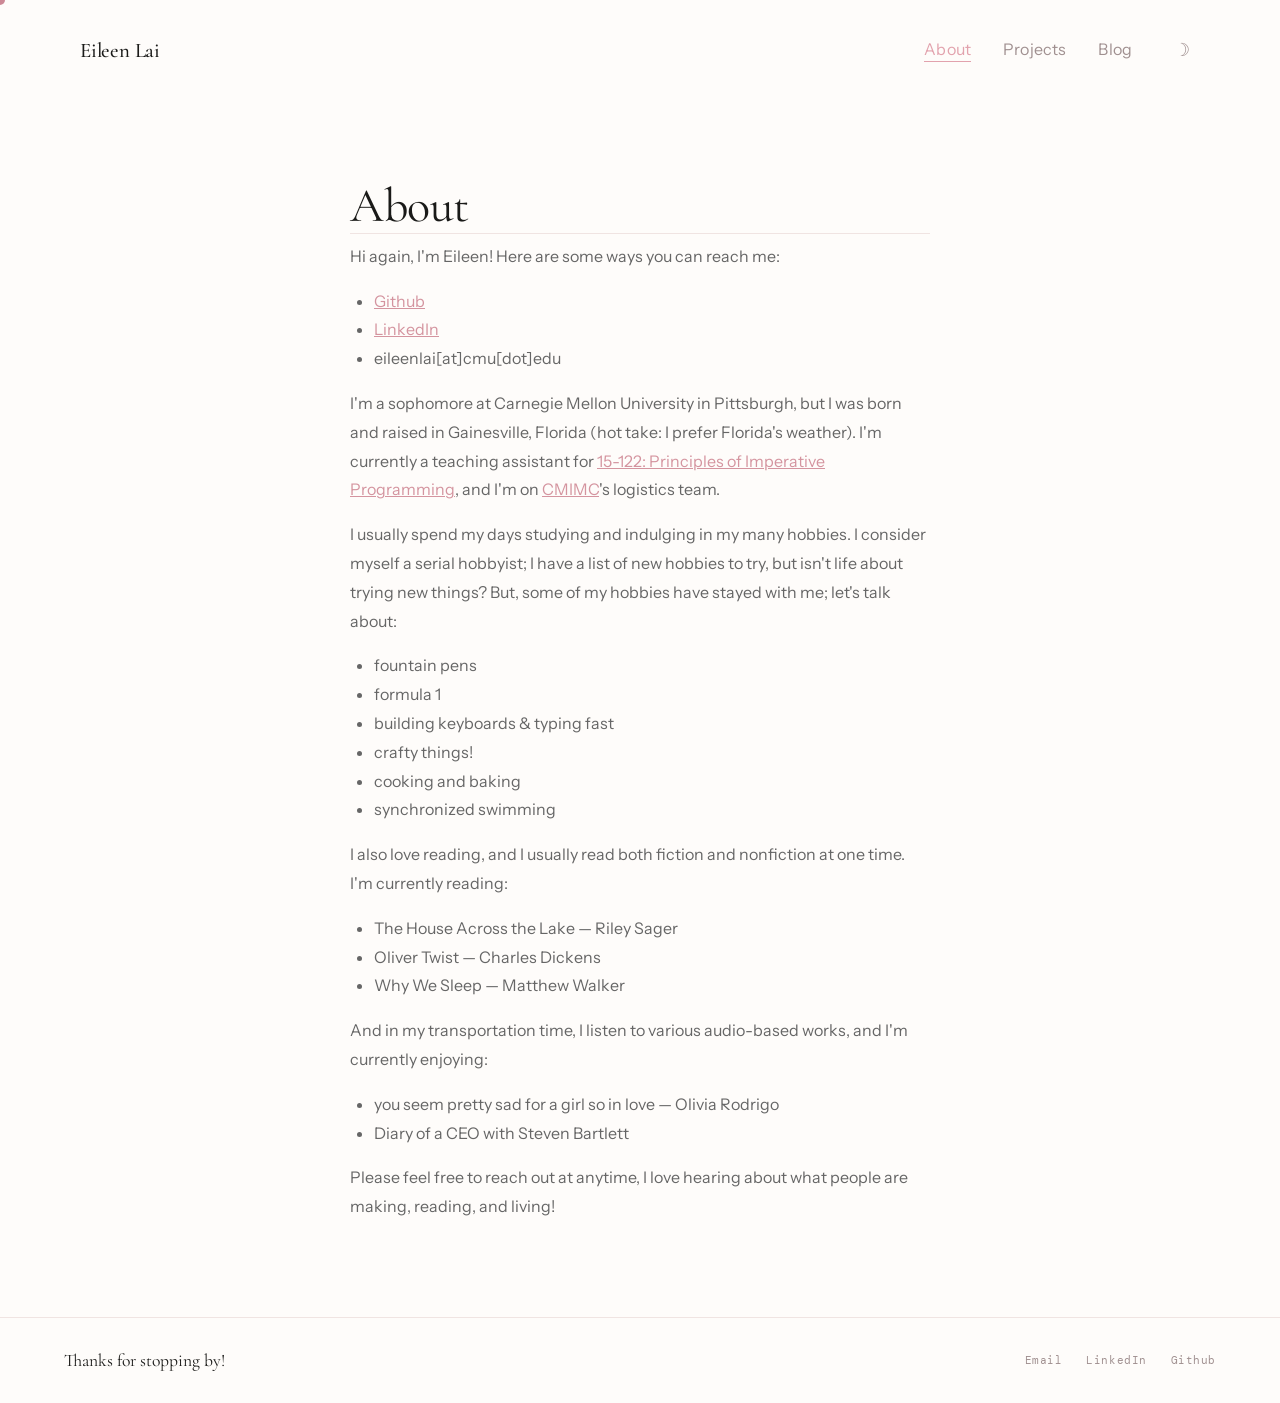
<file: about.html>
<!DOCTYPE html>
<html lang="en">

<head>
    <meta charset="UTF-8" />
    <meta name="viewport" content="width=device-width, initial-scale=1.0" />
    <title>About — Eileen Lai</title>

    <!-- Fonts -->
    <link rel="preconnect" href="https://fonts.googleapis.com" />
    <link rel="preconnect" href="https://fonts.gstatic.com" crossorigin />
    <link
        href="https://fonts.googleapis.com/css2?family=Cormorant+Garamond:ital,wght@0,400;0,500;1,400&family=Instrument+Sans:wght@400;500&family=DM+Mono&display=swap"
        rel="stylesheet" />

    <link rel="stylesheet" href="styles.css" />
</head>

<body>

    <!-- Custom cursor dot (hidden on touch devices via CSS) -->
    <div class="cursor" id="cursor"></div>

    <!-- Nav -->
    <nav class="nav">
        <a href="index.html" class="nav-logo">Eileen Lai</a>
        <div class="nav-links">
            <a href="about.html" class="active">About</a>
            <a href="projects.html">Projects</a>
            <a href="blog.html">Blog</a>
            <button class="theme-toggle" id="themeToggle" aria-label="Toggle dark mode">☽</button>
        </div>
    </nav>

    <!-- Page content -->
    <div class="page-content">
        <div class="about-content">
            <h1>About</h1>

            <main>
                <p>Hi again, I'm Eileen! Here are some ways you can reach me:</p>
                <ul>
                    <li><a href="https://github.com/laieileen" target="_blank" rel="noopener noreferrer">Github</a></li>
                    <li><a href="https://www.linkedin.com/in/laieileen/" target="_blank"
                            rel="noopener noreferrer">LinkedIn</a></li>
                    <li>eileenlai[at]cmu[dot]edu</li>
                </ul>

                <p>
                    I'm a sophomore at Carnegie Mellon University in Pittsburgh, but I was born and raised
                    in Gainesville, Florida (hot take: I prefer Florida's weather). I'm currently a teaching
                    assistant for <a href="https://www.cs.cmu.edu/~15122/">15-122: Principles of Imperative
                        Programming</a>, and I'm on <a href="https://cmimc.com/about">CMIMC</a>'s logistics team.
                </p>

                <p>
                    I usually spend my days studying and indulging in my many hobbies. I consider myself a
                    serial hobbyist; I have a list of new hobbies to try, but isn't life about trying new
                    things? But, some of my hobbies have stayed with me; let's talk about:
                </p>
                <ul>
                    <li>fountain pens</li>
                    <li>formula 1</li>
                    <li>building keyboards &amp; typing fast</li>
                    <li>crafty things!</li>
                    <li>cooking and baking</li>
                    <li>synchronized swimming</li>
                </ul>

                <p>I also love reading, and I usually read both fiction and nonfiction at one time. I'm currently
                    reading:</p>
                <ul>
                    <li>The House Across the Lake — Riley Sager</li>
                    <li>Oliver Twist — Charles Dickens</li>
                    <li>Why We Sleep — Matthew Walker</li>
                </ul>

                <p>And in my transportation time, I listen to various audio-based works, and I'm currently enjoying:</p>
                <ul>
                    <li>you seem pretty sad for a girl so in love — Olivia Rodrigo</li>
                    <li>Diary of a CEO with Steven Bartlett</li>
                </ul>

                <p>Please feel free to reach out at anytime, I love hearing about what people are making, reading, and
                    living!</p>
            </main>
        </div>
    </div>

    <!-- Footer -->
    <footer class="footer">
        <div class="footer-left">Thanks for stopping by!</div>
        <div class="footer-right">
            <a href="mailto:eileenlai@cmu.edu">Email</a>
            <a href="https://linkedin.com/in/laieileen" target="_blank" rel="noopener noreferrer">LinkedIn</a>
            <a href="https://github.com/laieileen" target="_blank" rel="noopener noreferrer">Github</a>
        </div>
    </footer>

    <script>
        // ── Custom cursor ──
        const cursor = document.getElementById('cursor');
        document.addEventListener('mousemove', e => {
            cursor.style.left = e.clientX + 'px';
            cursor.style.top = e.clientY + 'px';
        });
        document.addEventListener('mouseover', e => {
            if (e.target.closest('a, button')) cursor.classList.add('hovering');
        });
        document.addEventListener('mouseout', e => {
            if (e.target.closest('a, button')) cursor.classList.remove('hovering');
        });

        // ── Dark mode toggle ──
        const toggle = document.getElementById('themeToggle');
        const root = document.documentElement;

        // load saved preference
        if (localStorage.getItem('theme') === 'dark') {
            root.classList.add('dark');
            toggle.textContent = '☀︎';
        }

        toggle.addEventListener('click', () => {
            const isDark = root.classList.toggle('dark');
            toggle.textContent = isDark ? '☀︎' : '☽';
            localStorage.setItem('theme', isDark ? 'dark' : 'light');
        });
    </script>

</body>

</html>
</file>
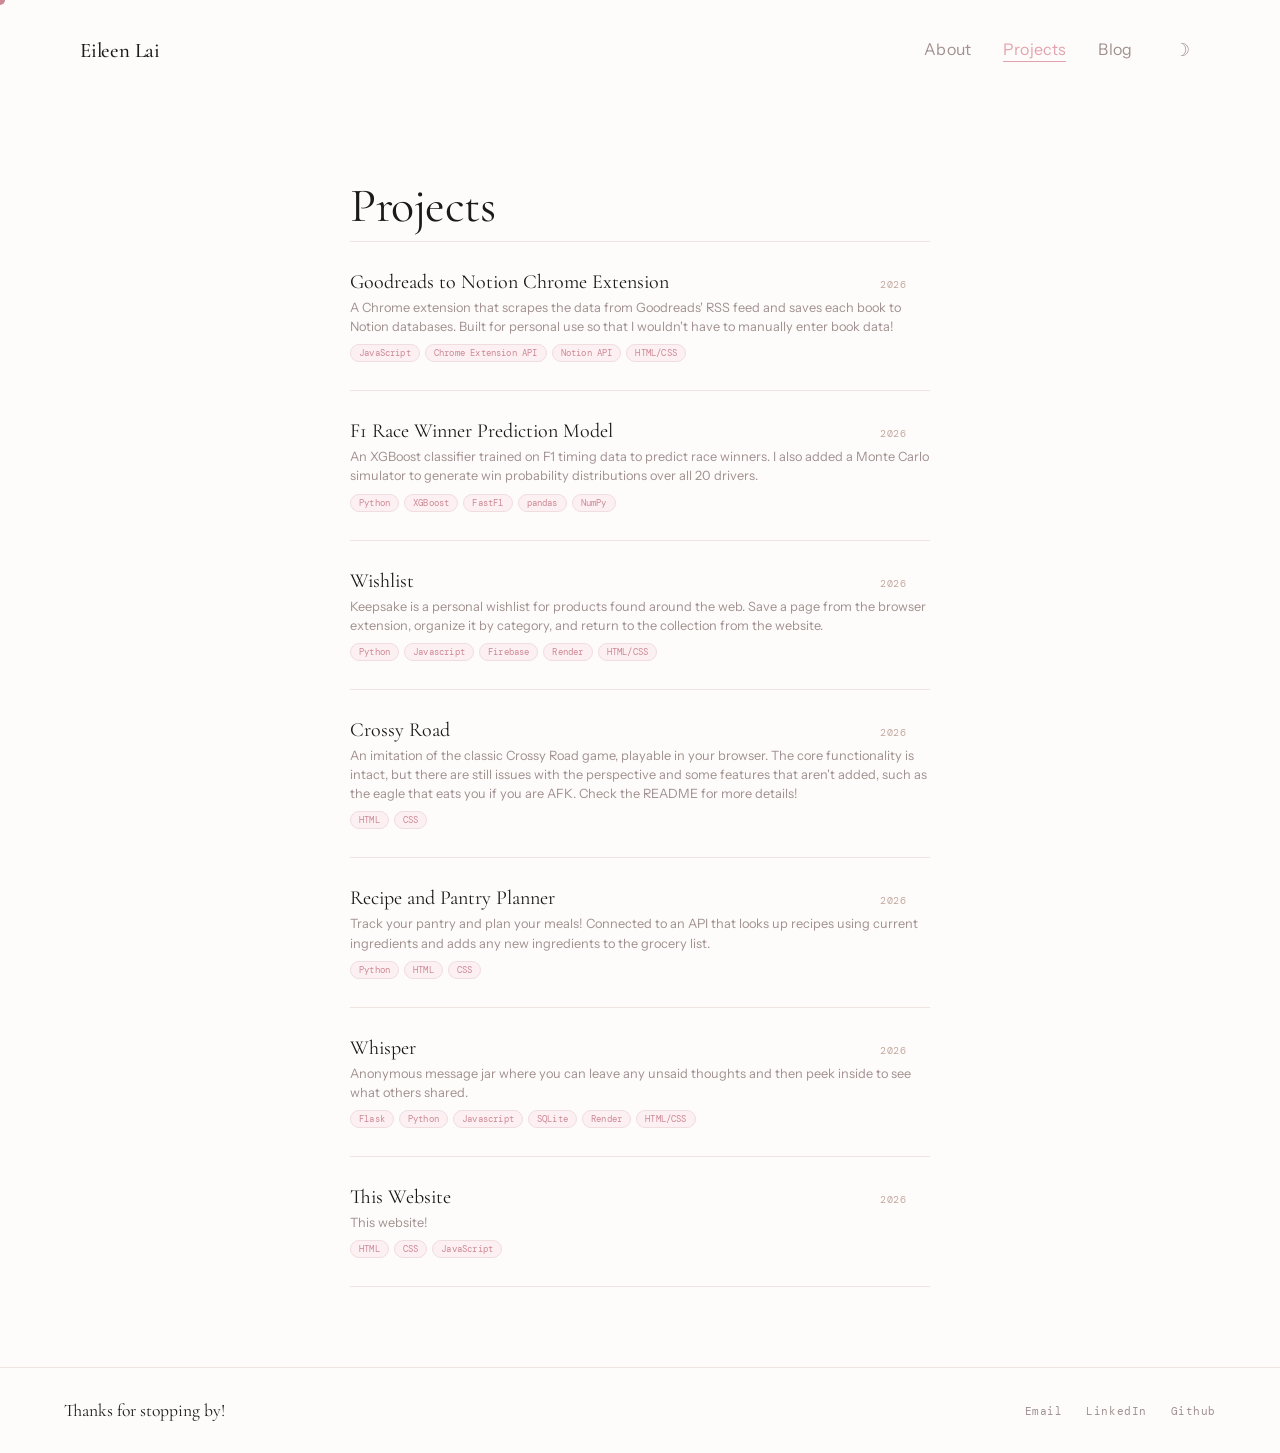
<file: projects.html>
<!DOCTYPE html>
<html lang="en">

<head>
    <meta charset="UTF-8" />
    <meta name="viewport" content="width=device-width, initial-scale=1.0" />
    <title>Projects — Eileen Lai</title>

    <!-- Fonts -->
    <link rel="preconnect" href="https://fonts.googleapis.com" />
    <link rel="preconnect" href="https://fonts.gstatic.com" crossorigin />
    <link
        href="https://fonts.googleapis.com/css2?family=Cormorant+Garamond:ital,wght@0,400;0,500;1,400&family=Instrument+Sans:wght@400;500&family=DM+Mono&display=swap"
        rel="stylesheet" />

    <link rel="stylesheet" href="styles.css" />

    <style>
        .projects-content {
            max-width: 580px;
            width: 100%;
        }

        .projects-content h1 {
            border-bottom: 0;
            padding-bottom: 0;
        }

        .projects-intro {
            font-size: 0.875rem;
            color: #a09090;
            margin-top: 0.25rem;
            margin-bottom: 2.5rem;
        }

        /* ── List ── */
        .projects-list {
            display: flex;
            flex-direction: column;
        }

        .project-row {
            display: block;
            text-decoration: none;
            padding: 1.75rem 0;
            border-bottom: 0.5px solid #f0e4e2;
            position: relative;
            transition: opacity 0.15s ease;
            color: inherit;
        }

        .project-row:first-child {
            border-top: 0.5px solid #f0e4e2;
        }

        .project-row:hover {
            opacity: 0.75;
        }

        /* arrow top-right on hover */
        .project-row::after {
            content: '↗';
            position: absolute;
            top: 1.75rem;
            right: 0;
            font-size: 0.85rem;
            color: #cc8895;
            opacity: 0;
            transition: opacity 0.15s ease, transform 0.15s ease;
            transform: translate(-3px, 3px);
        }

        .project-row:hover::after {
            opacity: 1;
            transform: translate(0, 0);
        }

        /* ── Row header ── */
        .project-row-header {
            display: flex;
            justify-content: space-between;
            align-items: baseline;
            margin-bottom: 0.25rem;
            padding-right: 1.5rem;
        }

        .project-title {
            font-family: 'Cormorant Garamond', serif;
            font-size: 1.25rem;
            font-weight: 400;
            color: #1a1a18;
            line-height: 1.2;
        }

        .project-date {
            font-family: 'DM Mono', monospace;
            font-size: 0.65rem;
            color: #c4a8a0;
            letter-spacing: 0.04em;
            white-space: nowrap;
            margin-left: 1rem;
        }

        .project-subtitle {
            font-size: 0.8rem;
            color: #a09090;
            margin-bottom: 0.5rem;
            line-height: 1.5;
        }

        .project-desc {
            font-size: 0.82rem;
            color: #b4a4a0;
            line-height: 1.65;
            margin-bottom: 0.75rem;
            font-style: italic;
        }

        /* ── Tags ── */
        .project-tags {
            display: flex;
            flex-wrap: wrap;
            gap: 5px;
        }

        .project-tag {
            font-family: 'DM Mono', monospace;
            font-size: 0.58rem;
            color: #cc8895;
            background: #fdf0f2;
            border: 0.5px solid #f0dde0;
            border-radius: 20px;
            padding: 2px 8px;
            letter-spacing: 0.02em;
        }

        /* ── Dark mode ── */
        html.dark .project-row {
            border-color: #2c2c2a;
        }

        html.dark .project-title {
            color: #f0e8e0;
        }

        html.dark .project-subtitle,
        html.dark .project-desc {
            color: #7a6e6a;
        }

        html.dark .project-tag {
            background: transparent;
            border-color: #3c3c3a;
            color: #7a6e6a;
        }
    </style>
</head>

<body>

    <div class="cursor" id="cursor"></div>

    <nav class="nav">
        <a href="index.html" class="nav-logo">Eileen Lai</a>
        <div class="nav-links">
            <a href="about.html">About</a>
            <a href="projects.html" class="active">Projects</a>
            <a href="blog.html">Blog</a>
            <button class="theme-toggle" id="themeToggle" aria-label="Toggle dark mode">☽</button>
        </div>
    </nav>

    <div class="page-content">
        <div class="projects-content">
            <h1>Projects</h1>
            <!-- <p class="projects-intro">Mostly things I built because I wanted them to exist.</p> -->

            <div class="projects-list">

                <a href="https://github.com/laieileen/goodreads-to-notion" target="_blank" rel="noopener noreferrer"
                    class="project-row">
                    <div class="project-row-header">
                        <span class="project-title">Goodreads to Notion Chrome Extension</span>
                        <span class="project-date">2026</span>
                    </div>
                    <p class="project-subtitle">A Chrome extension that scrapes the data from Goodreads' RSS feed and
                        saves
                        each book to Notion databases. Built for personal use so that I wouldn't have to manually enter
                        book data!</p>
                    <!-- <p class="project-desc"></p> -->
                    <div class="project-tags">
                        <span class="project-tag">JavaScript</span>
                        <span class="project-tag">Chrome Extension API</span>
                        <span class="project-tag">Notion API</span>
                        <span class="project-tag">HTML/CSS</span>
                    </div>
                </a>

                <a href="https://github.com/laieileen/f1-prediction" target="_blank" rel="noopener noreferrer"
                    class="project-row">
                    <div class="project-row-header">
                        <span class="project-title">F1 Race Winner Prediction Model</span>
                        <span class="project-date">2026</span>
                    </div>
                    <p class="project-subtitle">An XGBoost classifier trained on F1 timing data to predict race winners.
                        I also added a Monte Carlo simulator to generate win probability distributions over all 20
                        drivers.</p>
                    <!-- <p class="project-desc"></p> -->
                    <div class="project-tags">
                        <span class="project-tag">Python</span>
                        <span class="project-tag">XGBoost</span>
                        <span class="project-tag">FastF1</span>
                        <span class="project-tag">pandas</span>
                        <span class="project-tag">NumPy</span>
                    </div>
                </a>


                <a href="https://laieileen.github.io/wishlist/" target="_blank" rel="noopener noreferrer"
                    class="project-row">
                    <div class="project-row-header">
                        <span class="project-title">Wishlist</span>
                        <span class="project-date">2026</span>
                    </div>
                    <p class="project-subtitle">Keepsake is a personal wishlist for products found around the web. Save
                        a page from the browser extension, organize it by category, and return to the collection from
                        the website.
                    </p>
                    <!-- <p class="project-desc"></p> -->
                    <div class="project-tags">
                        <span class="project-tag">Python</span>
                        <span class="project-tag">Javascript</span>
                        <span class="project-tag">Firebase</span>
                        <span class="project-tag">Render</span>
                        <span class="project-tag">HTML/CSS</span>
                    </div>
                </a>

                <a href="https://github.com/laieileen/laieileen.github.io/tree/main/crossy-road" target="_blank"
                    rel="noopener noreferrer" class="project-row">
                    <div class="project-row-header">
                        <span class="project-title">Crossy Road</span>
                        <span class="project-date">2026</span>
                    </div>
                    <p class="project-subtitle">An imitation of the classic Crossy Road game, playable in your browser.
                        The core functionality is intact, but there are still issues with the perspective and some
                        features that aren't added, such as the eagle that eats you if you are AFK. Check the README for
                        more details!
                    </p>
                    <!-- <p class="project-desc"></p> -->
                    <div class="project-tags">
                        <span class="project-tag">HTML</span>
                        <span class="project-tag">CSS</span>
                    </div>
                </a>

                <a href="https://laieileen.github.io/recipe-planner/" target="_blank" rel="noopener noreferrer"
                    class="project-row">
                    <div class="project-row-header">
                        <span class="project-title">Recipe and Pantry Planner</span>
                        <span class="project-date">2026</span>
                    </div>
                    <p class="project-subtitle">Track your pantry and plan your meals! Connected to an API that looks up
                        recipes using current ingredients and adds any new ingredients to the grocery list.
                    </p>
                    <!-- <p class="project-desc"></p> -->
                    <div class="project-tags">
                        <span class="project-tag">Python</span>
                        <span class="project-tag">HTML</span>
                        <span class="project-tag">CSS</span>
                    </div>
                </a>

                <a href="https://laieileen.github.io/whisper-frontend/" target="_blank" rel="noopener noreferrer"
                    class="project-row">
                    <div class="project-row-header">
                        <span class="project-title">Whisper</span>
                        <span class="project-date">2026</span>
                    </div>
                    <p class="project-subtitle">Anonymous message jar where you can leave any unsaid thoughts and then
                        peek inside to see what others shared.
                    </p>
                    <!-- <p class="project-desc"></p> -->
                    <div class="project-tags">
                        <span class="project-tag">Flask</span>
                        <span class="project-tag">Python</span>
                        <span class="project-tag">Javascript</span>
                        <span class="project-tag">SQLite</span>
                        <span class="project-tag">Render</span>
                        <span class="project-tag">HTML/CSS</span>
                    </div>
                </a>

                <a href="https://github.com/laieileen/laieileen.github.io" target="_blank" rel="noopener noreferrer"
                    class="project-row">
                    <div class="project-row-header">
                        <span class="project-title">This Website</span>
                        <span class="project-date">2026</span>
                    </div>
                    <p class="project-subtitle">This website! </p>
                    <!-- <p class="project-desc">ADD YOUR DESCRIPTION HERE</p> -->
                    <div class="project-tags">
                        <span class="project-tag">HTML</span>
                        <span class="project-tag">CSS</span>
                        <span class="project-tag">JavaScript</span>
                    </div>
                </a>

            </div>
        </div>
    </div>

    <footer class="footer">
        <div class="footer-left">Thanks for stopping by!</div>
        <div class="footer-right">
            <a href="mailto:eileenlai@cmu.edu">Email</a>
            <a href="https://linkedin.com/in/laieileen" target="_blank" rel="noopener noreferrer">LinkedIn</a>
            <a href="https://github.com/laieileen" target="_blank" rel="noopener noreferrer">Github</a>
        </div>
    </footer>

    <script>
        const cursor = document.getElementById('cursor');
        document.addEventListener('mousemove', e => {
            cursor.style.left = e.clientX + 'px';
            cursor.style.top = e.clientY + 'px';
        });
        document.addEventListener('mouseover', e => {
            if (e.target.closest('a, button')) cursor.classList.add('hovering');
        });
        document.addEventListener('mouseout', e => {
            if (e.target.closest('a, button')) cursor.classList.remove('hovering');
        });

        const toggle = document.getElementById('themeToggle');
        const root = document.documentElement;

        if (localStorage.getItem('theme') === 'dark') {
            root.classList.add('dark');
            toggle.textContent = '☀︎';
        }

        toggle.addEventListener('click', () => {
            const isDark = root.classList.toggle('dark');
            toggle.textContent = isDark ? '☀︎' : '☽';
            localStorage.setItem('theme', isDark ? 'dark' : 'light');
        });
    </script>

</body>

</html>
</file>
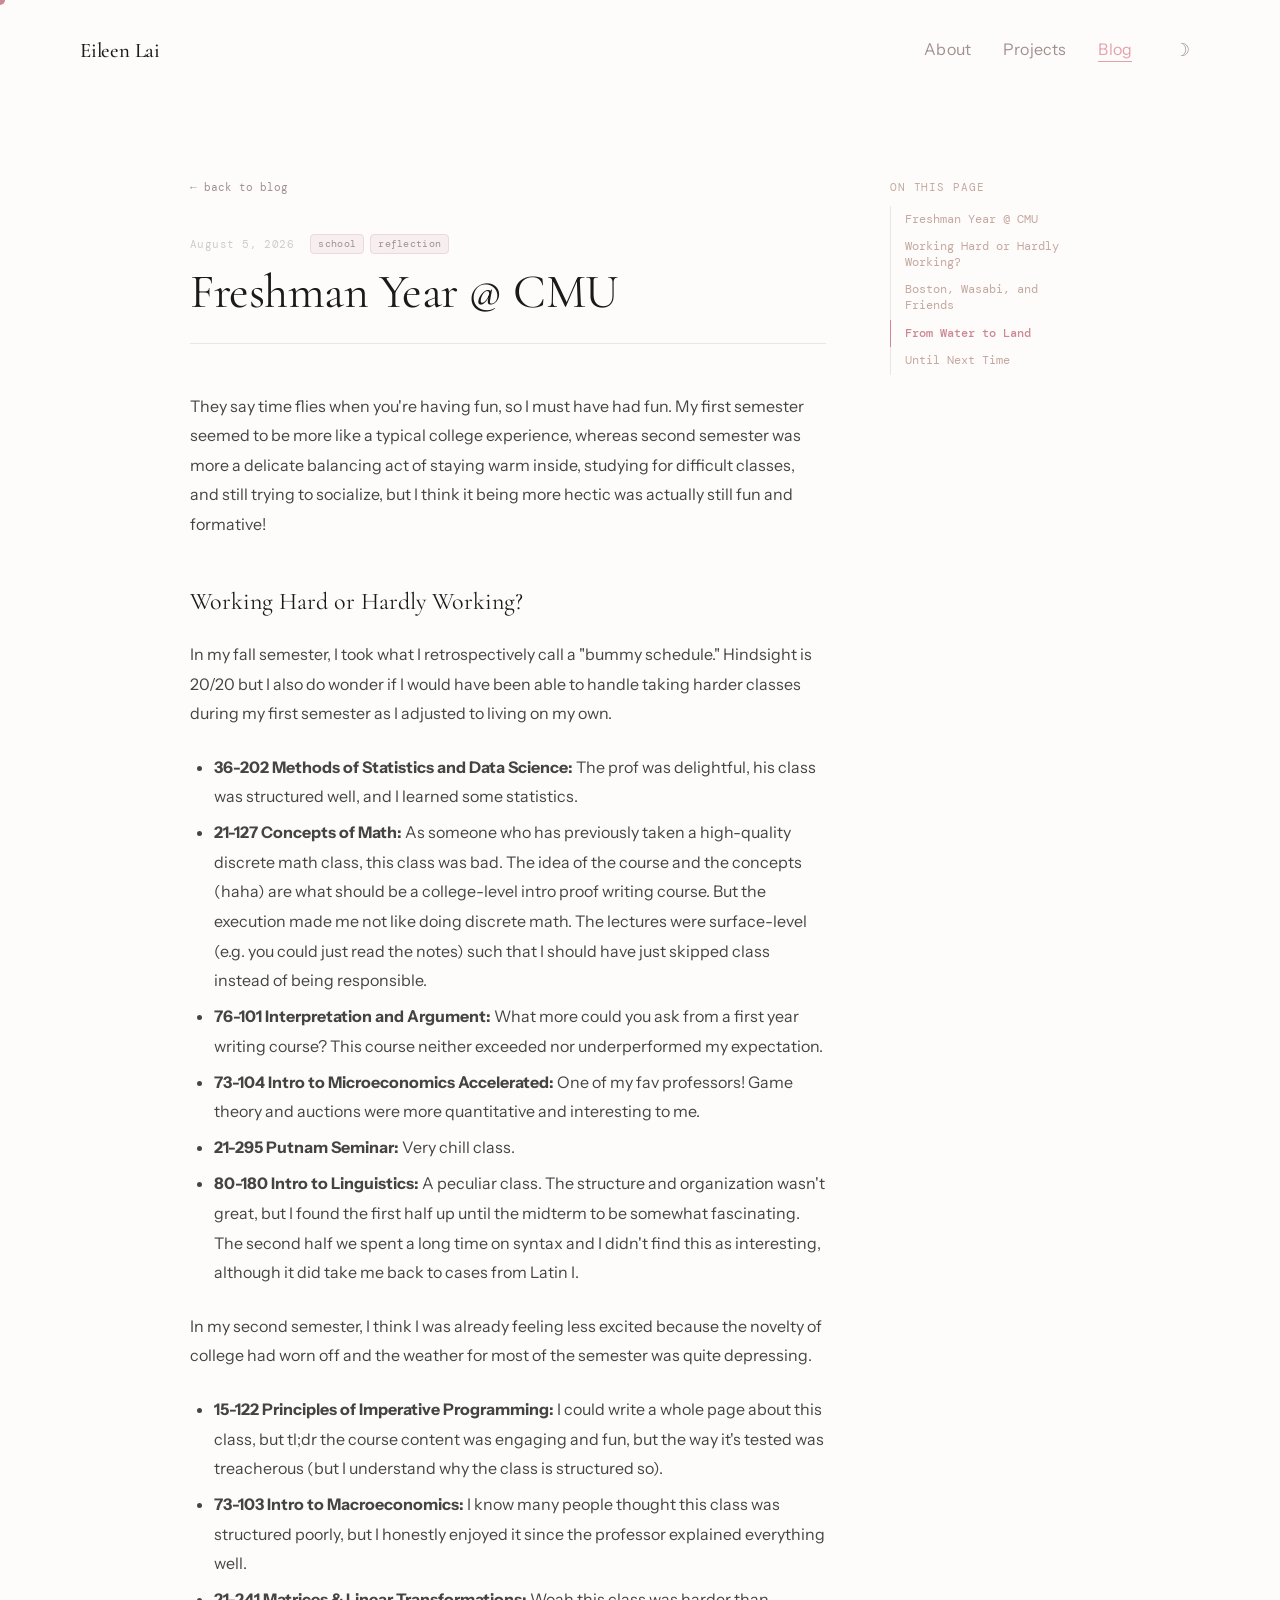
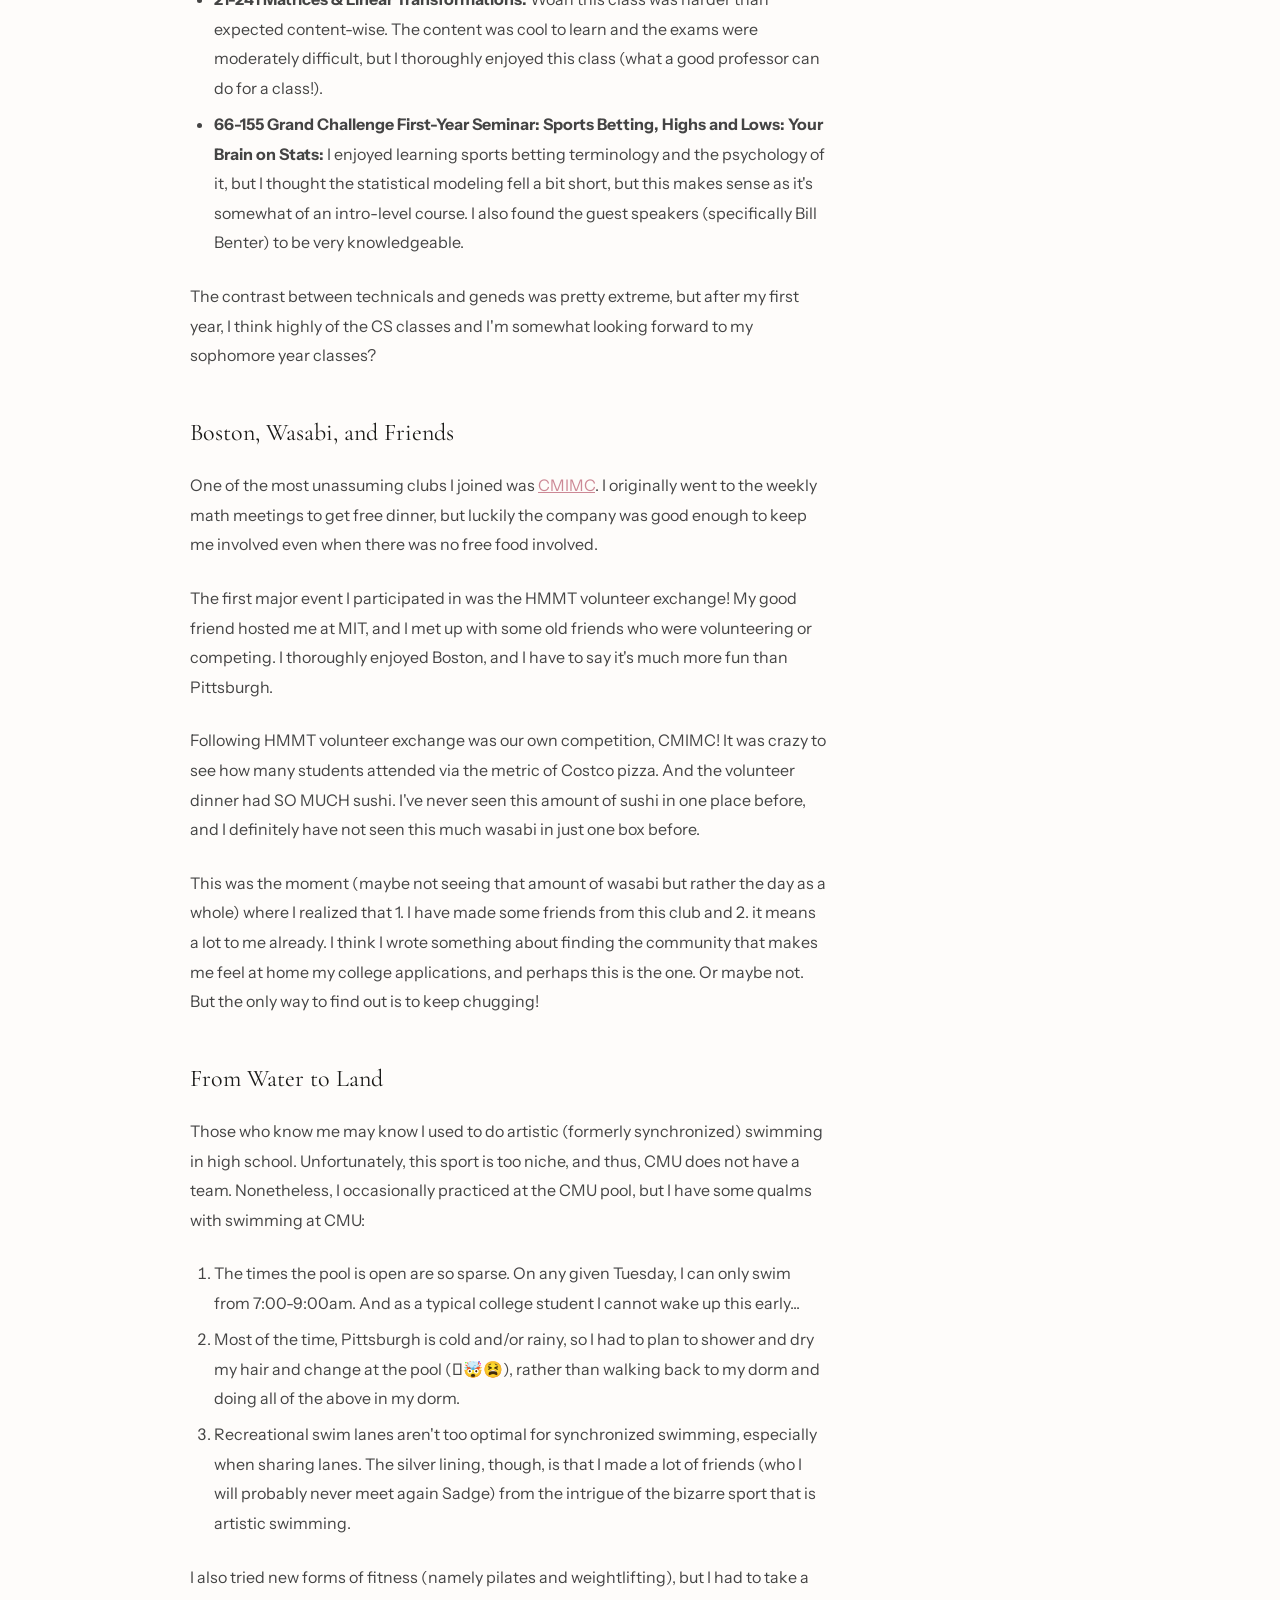
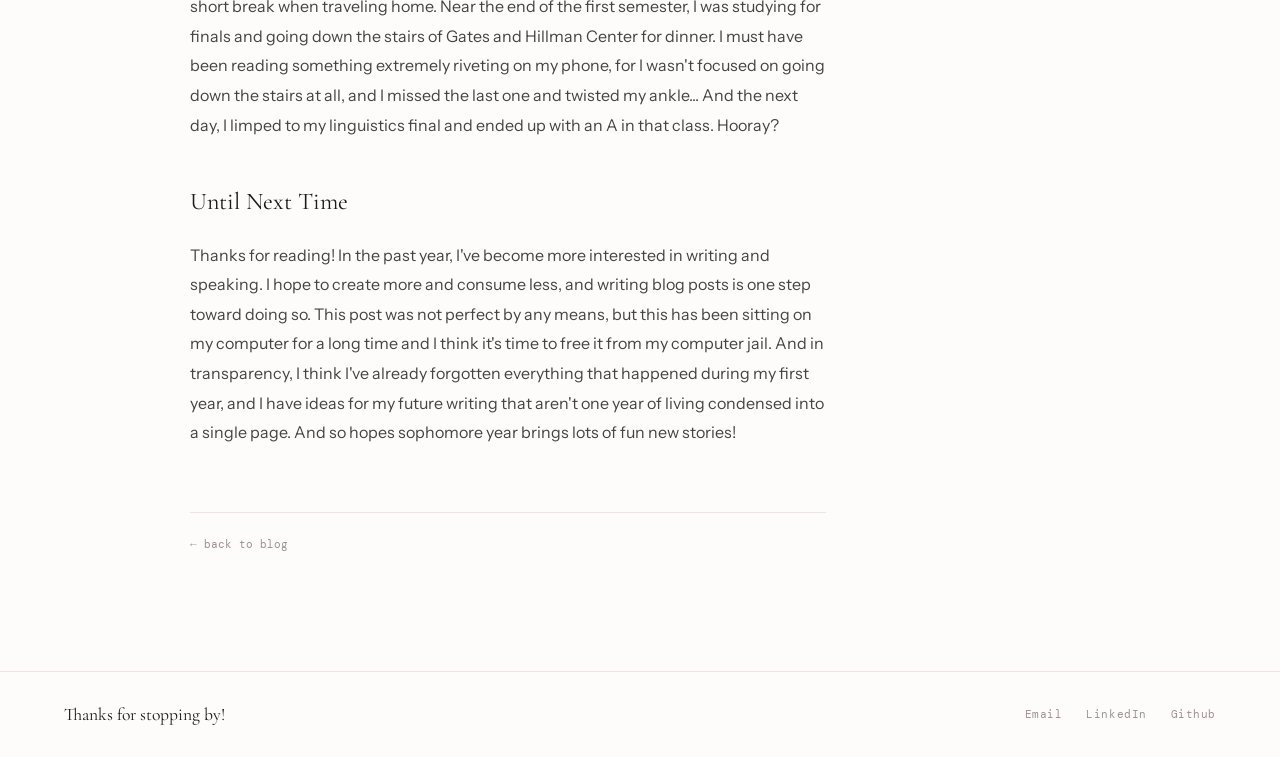
<file: blog/freshman-year.html>
<!DOCTYPE html>
<html lang="en">

<head>
    <meta charset="UTF-8" />
    <meta name="viewport" content="width=device-width, initial-scale=1.0" />
    <title>Freshman Year @ CMU — Eileen Lai</title>

    <link rel="preconnect" href="https://fonts.googleapis.com" />
    <link rel="preconnect" href="https://fonts.gstatic.com" crossorigin />
    <link
        href="https://fonts.googleapis.com/css2?family=Cormorant+Garamond:ital,wght@0,400;0,500;1,400&family=Instrument+Sans:wght@400;500&family=DM+Mono&display=swap"
        rel="stylesheet" />

    <!-- one level up since this file is in /blog/ -->
    <link rel="stylesheet" href="../styles.css" />

    <style>
        .post-outer {
            display: flex;
            align-items: flex-start;
            gap: 4rem;
            width: 100%;
            max-width: 900px;
        }

        /* ── Main post column ── */
        .post-content {
            max-width: 640px;
            width: 100%;
            min-width: 0;
        }

        /* ── Sidebar ── */
        .toc-sidebar {
            width: 200px;
            flex-shrink: 0;
            position: sticky;
            top: 6rem;
            align-self: flex-start;
        }

        @media (max-width: 860px) {
            .toc-sidebar {
                display: none;
            }

            .post-outer {
                max-width: 640px;
            }
        }

        /* ── Back link ── */
        .post-back {
            font-family: 'DM Mono', monospace;
            font-size: 0.7rem;
            color: #a09090;
            text-decoration: none;
            display: flex;
            align-items: center;
            gap: 0.4rem;
            margin-bottom: 2.5rem;
            transition: color 0.15s;
        }

        .post-back:hover {
            color: #cc8895;
        }

        /* ── Meta ── */
        .post-meta {
            display: flex;
            align-items: center;
            gap: 1rem;
            margin-bottom: 0.75rem;
            flex-wrap: wrap;
        }

        .post-date {
            font-family: 'DM Mono', monospace;
            font-size: 0.7rem;
            color: #ccc;
            letter-spacing: 0.04em;
        }

        .tag-list {
            display: flex;
            gap: 0.35rem;
            flex-wrap: wrap;
        }

        .tag {
            font-family: 'DM Mono', monospace;
            font-size: 0.62rem;
            color: #a09090;
            background: #f7eeef;
            border: 1px solid #eed8da;
            border-radius: 4px;
            padding: 0.15rem 0.45rem;
            letter-spacing: 0.03em;
        }

        /* ── Title ── */
        .post-title {
            font-family: 'Cormorant Garamond', serif;
            font-size: clamp(2rem, 4vw, 3rem);
            font-weight: 400;
            line-height: 1.1;
            letter-spacing: -0.01em;
            margin-bottom: 3rem;
            color: #1a1a18;
        }

        /* ── Body ── */
        .post-body {
            font-size: 1rem;
            line-height: 1.85;
            color: #444;
        }

        .post-body p {
            margin-bottom: 1.5rem;
        }

        .post-body h2 {
            font-family: 'Cormorant Garamond', serif;
            font-size: 1.5rem;
            font-weight: 400;
            margin: 2.5rem 0 1rem;
            color: #1a1a18;
            scroll-margin-top: 6rem;
        }

        .post-body ul,
        .post-body ol {
            padding-left: 1.5rem;
            margin-bottom: 1.5rem;
        }

        .post-body li {
            margin-bottom: 0.4rem;
        }

        .post-body a {
            color: #cc8895;
            text-decoration: underline;
        }

        .post-body a:hover {
            color: #1a1a18;
        }

        .post-body blockquote {
            border-left: 2px solid #cc8895;
            padding-left: 1.25rem;
            margin: 2rem 0;
            color: #888;
            font-style: italic;
        }

        .post-body hr {
            border: none;
            border-top: 1px solid #f0e4e2;
            margin: 2.5rem 0;
        }

        .post-footer {
            margin-top: 4rem;
            padding-top: 1.5rem;
            border-top: 1px solid #f0e4e2;
        }

        /* ── TOC ── */
        .toc-label {
            font-family: 'DM Mono', monospace;
            font-size: 0.68rem;
            color: #c4a8a0;
            letter-spacing: 0.08em;
            text-transform: uppercase;
            margin-bottom: 0.75rem;
        }

        .toc-list {
            list-style: none;
            padding: 0;
            margin: 0;
            border-left: 1px solid #f0e4e2;
            display: flex;
            flex-direction: column;
        }

        .toc-list li a {
            display: block;
            padding: 0.35rem 0 0.35rem 0.85rem;
            font-family: 'DM Mono', monospace;
            font-size: 0.72rem;
            color: #c4a8a0;
            text-decoration: none;
            border-left: 1.5px solid transparent;
            margin-left: -1px;
            transition: color 0.15s, border-color 0.15s;
            line-height: 1.4;
        }

        .toc-list li a:hover {
            color: #a09090;
        }

        .toc-list li a.active {
            color: #cc8895;
            border-left-color: #cc8895;
            font-weight: 500;
        }

        /* ── Dark mode ── */
        html.dark .post-title {
            color: #f0e8e0;
        }

        html.dark .post-body {
            color: #c0b0a8;
        }

        html.dark .post-body h2 {
            color: #f0e8e0;
        }

        html.dark .post-body a {
            color: #d4949f;
        }

        html.dark .post-body a:hover {
            color: #f0e8e0;
        }

        html.dark .post-footer {
            border-top-color: #2c2c2a;
        }

        html.dark .tag {
            background: transparent;
            border-color: #3c3c3a;
            color: #7a6e6a;
        }

        html.dark .toc-list {
            border-color: #2c2c2a;
        }

        html.dark .toc-list li a {
            color: #7a6e6a;
        }

        html.dark .toc-list li a.active {
            color: #d4949f;
            border-left-color: #d4949f;
        }
    </style>
</head>

<body>

    <div class="cursor" id="cursor"></div>

    <nav class="nav">
        <a href="../index.html" class="nav-logo">Eileen Lai</a>
        <div class="nav-links">
            <a href="../about.html">About</a>
            <a href="../projects.html">Projects</a>
            <a href="../blog.html" class="active">Blog</a>
            <button class="theme-toggle" id="themeToggle" aria-label="Toggle dark mode">☽</button>
        </div>
    </nav>

    <div class="page-content">
        <div class="post-outer">

            <!-- ── Post ── -->
            <div class="post-content">
                <a href="../blog.html" class="post-back">← back to blog</a>

                <div class="post-meta">
                    <span class="post-date">August 5, 2026</span>
                    <div class="tag-list">
                        <span class="tag">school</span>
                        <span class="tag">reflection</span>
                    </div>
                </div>

                <h1 class="post-title">Freshman Year @ CMU</h1>

                <div class="post-body">
                    <p>They say time flies when you're having fun, so I must have had fun. My first semester seemed to
                        be more like a typical college experience, whereas second semester was more a delicate balancing
                        act of staying warm inside, studying for difficult classes, and still trying to socialize, but I
                        think it being more hectic was actually still fun and formative!</p>

                    <h2 id="working-hard-or-hardly-working">Working Hard or Hardly Working?</h2>
                    <p>In my fall semester, I took what I retrospectively call a "bummy schedule." Hindsight is 20/20
                        but I also do wonder if I would have been able to handle taking harder classes during my first
                        semester as I adjusted to living on my own.</p>
                    <ul>
                        <li><strong>36-202 Methods of Statistics and Data Science:</strong> The prof was delightful, his
                            class was structured well, and I learned some statistics.</li>
                        <li><strong>21-127 Concepts of Math:</strong> As someone who has previously taken a high-quality
                            discrete math class, this class was bad. The idea of the course and the concepts (haha) are
                            what should be a college-level intro proof writing course. But the execution made me not
                            like doing discrete math. The lectures were surface-level (e.g. you could just read the
                            notes) such that I should have just skipped class instead of being responsible.</li>
                        <li><strong>76-101 Interpretation and Argument:</strong> What more could you ask from a first
                            year writing course? This course neither exceeded nor underperformed my expectation.</li>
                        <li><strong>73-104 Intro to Microeconomics Accelerated:</strong> One of my fav professors! Game
                            theory and auctions were more quantitative and interesting to me.</li>
                        <li><strong>21-295 Putnam Seminar:</strong> Very chill class.</li>
                        <li><strong>80-180 Intro to Linguistics:</strong> A peculiar class. The structure and
                            organization wasn't great, but I found the first half up until the midterm to be somewhat
                            fascinating. The second half we spent a long time on syntax and I didn't find this as
                            interesting, although it did take me back to cases from Latin I.</li>
                    </ul>
                    <p>In my second semester, I think I was already feeling less excited because the novelty of college
                        had worn off and the weather for most of the semester was quite depressing.</p>
                    <ul>
                        <li><strong>15-122 Principles of Imperative Programming:</strong> I could write a whole page
                            about this class, but tl;dr the course content was engaging and fun, but the way it's tested
                            was treacherous (but I understand why the class is structured so).</li>
                        <li><strong>73-103 Intro to Macroeconomics:</strong> I know many people thought this class was
                            structured poorly, but I honestly enjoyed it since the professor explained everything well.
                        </li>
                        <li><strong>21-241 Matrices &amp; Linear Transformations:</strong> Woah this class was harder
                            than expected content-wise. The content was cool to learn and the exams were moderately
                            difficult, but I thoroughly enjoyed this class (what a good professor can do for a class!).
                        </li>
                        <li><strong>66-155 Grand Challenge First-Year Seminar: Sports Betting, Highs and Lows: Your
                                Brain on Stats:</strong> I enjoyed learning sports betting terminology and the
                            psychology of it, but I thought the statistical modeling fell a bit short, but this makes
                            sense as it's somewhat of an intro-level course. I also found the guest speakers
                            (specifically Bill Benter) to be very knowledgeable.</li>
                    </ul>
                    <p>The contrast between technicals and geneds was pretty extreme, but after my first year, I think
                        highly of the CS classes and I'm somewhat looking forward to my sophomore year classes?</p>

                    <h2 id="boston-wasabi-and-friends">Boston, Wasabi, and Friends</h2>
                    <p>One of the most unassuming clubs I joined was <a href="https://cmimc.com/" target="_blank"
                            rel="noopener noreferrer">CMIMC</a>. I originally went to the weekly math meetings to get
                        free dinner, but luckily the company was good enough to keep me involved even when there was no
                        free food involved.</p>
                    <p>The first major event I participated in was the HMMT volunteer exchange! My good friend hosted me
                        at MIT, and I met up with some old friends who were volunteering or competing. I thoroughly
                        enjoyed Boston, and I have to say it's much more fun than Pittsburgh.</p>
                    <p>Following HMMT volunteer exchange was our own competition, CMIMC! It was crazy to see how many
                        students attended via the metric of Costco pizza. And the volunteer dinner had SO MUCH sushi.
                        I've never seen this amount of sushi in one place before, and I definitely have not seen this
                        much wasabi in just one box before.</p>
                    <p>This was the moment (maybe not seeing that amount of wasabi but rather the day as a whole) where
                        I realized that 1. I have made some friends from this club and 2. it means a lot to me already.
                        I think I wrote something about finding the community that makes me feel at home my college
                        applications, and perhaps this is the one. Or maybe not. But the only way to find out is to keep
                        chugging!</p>

                    <h2 id="from-water-to-land">From Water to Land</h2>
                    <p>Those who know me may know I used to do artistic (formerly synchronized) swimming in high school.
                        Unfortunately, this sport is too niche, and thus, CMU does not have a team. Nonetheless, I
                        occasionally practiced at the CMU pool, but I have some qualms with swimming at CMU:</p>
                    <ol>
                        <li>The times the pool is open are so sparse. On any given Tuesday, I can only swim from
                            7:00-9:00am. And as a typical college student I cannot wake up this early...</li>
                        <li>Most of the time, Pittsburgh is cold and/or rainy, so I had to plan to shower and dry my
                            hair and change at the pool (🫩🤯😫), rather than walking back to my dorm and doing all of
                            the above in my dorm.</li>
                        <li>Recreational swim lanes aren't too optimal for synchronized swimming, especially when
                            sharing lanes. The silver lining, though, is that I made a lot of friends (who I will
                            probably never meet again Sadge) from the intrigue of the bizarre sport that is artistic
                            swimming.</li>
                    </ol>
                    <p>I also tried new forms of fitness (namely pilates and weightlifting), but I had to take a short
                        break when traveling home. Near the end of the first semester, I was studying for finals and
                        going down the stairs of Gates and Hillman Center for dinner. I must have been reading something
                        extremely riveting on my phone, for I wasn't focused on going down the stairs at all, and I
                        missed the last one and twisted my ankle... And the next day, I limped to my linguistics final
                        and ended up with an A in that class. Hooray?</p>

                    <h2 id="until-next-time">Until Next Time</h2>
                    <p>Thanks for reading! In the past year, I've become more interested in writing and speaking. I hope
                        to create more and consume less, and writing blog posts is one step toward doing so. This post
                        was not perfect by any means, but this has been sitting on my computer for a long time and I
                        think it's time to free it from my computer jail. And in transparency, I think I've already
                        forgotten everything that happened during my first year, and I have ideas for my future writing
                        that aren't one year of living condensed into a single page. And so hopes sophomore year brings
                        lots of fun new stories!</p>
                </div>

                <div class="post-footer">
                    <a href="../blog.html" class="post-back">← back to blog</a>
                </div>
            </div>

            <!-- ── TOC sidebar ── -->
            <aside class="toc-sidebar">
                <p class="toc-label">On this page</p>
                <ul class="toc-list" id="tocList">
                    <li><a href="#" id="toc-top">Freshman Year @ CMU</a></li>
                    <li><a href="#working-hard-or-hardly-working">Working Hard or Hardly Working?</a></li>
                    <li><a href="#boston-wasabi-and-friends">Boston, Wasabi, and Friends</a></li>
                    <li><a href="#from-water-to-land">From Water to Land</a></li>
                    <li><a href="#until-next-time">Until Next Time</a></li>
                </ul>
            </aside>

        </div>
    </div>

    <footer class="footer">
        <div class="footer-left">Thanks for stopping by!</div>
        <div class="footer-right">
            <a href="mailto:eileenlai@cmu.edu">Email</a>
            <a href="https://linkedin.com/in/laieileen" target="_blank" rel="noopener noreferrer">LinkedIn</a>
            <a href="https://github.com/laieileen" target="_blank" rel="noopener noreferrer">Github</a>
        </div>
    </footer>

    <script>
        // ── Custom cursor ──
        const cursor = document.getElementById('cursor');
        document.addEventListener('mousemove', e => {
            cursor.style.left = e.clientX + 'px';
            cursor.style.top = e.clientY + 'px';
        });
        document.addEventListener('mouseover', e => {
            if (e.target.closest('a, button')) cursor.classList.add('hovering');
        });
        document.addEventListener('mouseout', e => {
            if (e.target.closest('a, button')) cursor.classList.remove('hovering');
        });

        // ── Dark mode ──
        const toggle = document.getElementById('themeToggle');
        const root = document.documentElement;
        if (localStorage.getItem('theme') === 'dark') {
            root.classList.add('dark');
            toggle.textContent = '☀︎';
        }
        toggle.addEventListener('click', () => {
            const isDark = root.classList.toggle('dark');
            toggle.textContent = isDark ? '☀︎' : '☽';
            localStorage.setItem('theme', isDark ? 'dark' : 'light');
        });

        // ── TOC active highlight ──
        const headings = document.querySelectorAll('.post-body h2');
        const tocLinks = document.querySelectorAll('.toc-list li a:not(#toc-top)');
        const tocTop = document.getElementById('toc-top');

        // scroll to top on title click
        tocTop.addEventListener('click', e => {
            e.preventDefault();
            window.scrollTo({ top: 0, behavior: 'smooth' });
            setActive(null);
        });

        function setActive(id) {
            tocTop.classList.remove('active');
            tocLinks.forEach(a => a.classList.remove('active'));
            if (!id) { tocTop.classList.add('active'); return; }
            const match = document.querySelector(`.toc-list a[href="#${id}"]`);
            if (match) match.classList.add('active');
        }

        const observer = new IntersectionObserver(entries => {
            entries.forEach(entry => {
                if (entry.isIntersecting) setActive(entry.target.id);
            });
        }, { rootMargin: '0px 0px -80% 0px', threshold: 0 });

        headings.forEach(h => observer.observe(h));
        setActive(null); // title active on load
    </script>

</body>

</html>
</file>
<file: styles.css>
/* ── Reset ── */
*,
*::before,
*::after {
    box-sizing: border-box;
    margin: 0;
    padding: 0;
}

html {
    scroll-behavior: smooth;
}

/* ── Custom cursor (desktop only) ── */
@media (hover: hover) and (pointer: fine) {
    * {
        cursor: none;
    }

    .cursor {
        width: 10px;
        height: 10px;
        background: #cc8895;
        border-radius: 50%;
        position: fixed;
        top: 0;
        left: 0;
        pointer-events: none;
        z-index: 9999;
        transform: translate(-50%, -50%);
        transition: width 0.2s, height 0.2s, background 0.2s;
    }

    .cursor.hovering {
        width: 24px;
        height: 24px;
        background: transparent;
        border: 1.5px solid #cc8895;
    }
}

/* ── Base ── */
body {
    background: #fefcfa;
    font-family: 'Instrument Sans', sans-serif;
    color: #1a1a18;
    min-height: 100vh;
    display: flex;
    flex-direction: column;
}

/* ── Typography ── */
h1 {
    font-family: 'Cormorant Garamond', serif;
    font-size: 3rem;
    font-weight: 400;
    line-height: 1.1;
    letter-spacing: -0.01em;
    margin-bottom: 0.5rem;
    padding-bottom: 1.5rem;
    border-bottom: 0.5px solid #f0e4e2;
}

/* ── Nav ── */
.nav {
    display: flex;
    justify-content: space-between;
    align-items: center;
    padding: 2rem 4rem;
    background: #fefcfa;
    position: sticky;
    top: 0;
    z-index: 100;
}

.nav-logo {
    font-family: 'Cormorant Garamond', serif;
    font-size: 1.3rem;
    font-weight: 500;
    letter-spacing: -0.01em;
    color: #1a1a18;
    text-decoration: none;
    margin-left: 1rem;
}

.nav-links {
    display: flex;
    gap: 2rem;
    margin-right: 1rem;
    align-items: center;
}

.nav-links a {
    font-family: 'Instrument Sans', sans-serif;
    font-size: 1rem;
    color: #a09090;
    text-decoration: none;
    letter-spacing: 0.01em;
    transition: color 0.15s;
    padding-bottom: 2px;
    border-bottom: 1px solid transparent;
}

.nav-links a:hover {
    color: #1a1a18;
}

.nav-links a.active {
    color: #e2a2ad;
    border-bottom-color: #e2a2ad;
}

/* ── Theme toggle ── */
.theme-toggle {
    background: none;
    border: none;
    border-radius: 8px;
    font-size: 1.1rem;
    color: #a09090;
    width: 36px;
    height: 36px;
    display: flex;
    align-items: center;
    justify-content: center;
    transition: background 0.15s, box-shadow 0.15s, color 0.15s;
}

.theme-toggle:hover {
    background: #f0e8e4;
    box-shadow: 0 2px 8px rgba(0, 0, 0, 0.08);
    color: #1a1a18;
}

/* ── Page content wrapper ── */
.page-content {
    flex: 1;
    display: flex;
    justify-content: center;
    padding: 5rem 4rem;
}

/* ── Footer ── */
.footer {
    display: flex;
    justify-content: space-between;
    align-items: center;
    padding: 2rem 4rem;
    background: #fefcfa;
    border-top: 0.5px solid #f0e4e2;
}

.footer-left {
    font-family: 'Cormorant Garamond', serif;
    font-size: 1.1rem;
    color: #1a1a18;
    font-weight: 400;
}

.footer-right {
    display: flex;
    gap: 1.5rem;
}

.footer-right a {
    font-family: 'DM Mono', monospace;
    font-size: 0.68rem;
    color: #a09090;
    text-decoration: none;
    letter-spacing: 0.05em;
    transition: color 0.15s;
}

.footer-right a:hover {
    color: #1a1a18;
}

/* ── About page ── */
.about-content {
    max-width: 580px;
    width: 100%;
}

.about-content h1 {
    padding-bottom: 0;
}

.about-content p {
    font-size: 1rem;
    color: #666;
    line-height: 1.8;
    margin-bottom: 1rem;
}

.about-content ul {
    padding-left: 1.5rem;
    margin: 0.5rem 0 1rem;
}

.about-content ul li {
    color: #666;
    font-size: 1rem;
    line-height: 1.8;
    list-style-type: disc;
}

.about-content a {
    color: #d4949f;
}

.about-content a:hover {
    color: #7d464f;
}

/* ── Dark mode ── */
html.dark,
html.dark body,
html.dark .nav,
html.dark .footer,
html.dark .page-content,
html.dark .about-content {
    background: #1a1a18 !important;
    color: #f0e8e0;
}

html.dark h1 {
    color: #f0e8e0;
}

html.dark .nav-logo {
    color: #f0e8e0;
}

html.dark .nav-links a {
    color: #7a6e6a;
}

html.dark .nav-links a:hover {
    color: #f0e8e0;
}

html.dark .nav-links a.active {
    color: #d4949f;
    border-bottom-color: #d4949f;
}

html.dark .footer-left {
    color: #f0e8e0;
}

html.dark .footer-right a {
    color: #7a6e6a;
}

html.dark .footer-right a:hover {
    color: #f0e8e0;
}

html.dark .footer {
    border-top-color: #2c2c2a;
}

html.dark .about-content p,
html.dark .about-content ul li {
    color: #a09090;
}

html.dark .about-content a {
    color: #d4949f;
}

html.dark .about-content a:hover {
    color: #f0e8e0;
}

html.dark .theme-toggle {
    color: #7a6e6a;
}

html.dark .theme-toggle:hover {
    background: #2c2c2a;
    box-shadow: 0 2px 8px rgba(0, 0, 0, 0.3);
    color: #f0e8e0;
}

/* ── Mobile ── */
@media (max-width: 640px) {
    .nav {
        padding: 1rem 1.25rem;
    }

    .nav-logo {
        margin-left: 0;
    }

    .nav-links {
        gap: 1rem;
        margin-right: 0;
    }

    .page-content {
        padding: 2.5rem 1.25rem;
    }

    .footer {
        padding: 1.25rem;
        flex-direction: column;
        gap: 0.75rem;
        text-align: center;
    }

    .footer-right {
        justify-content: center;
    }
}
</file>
